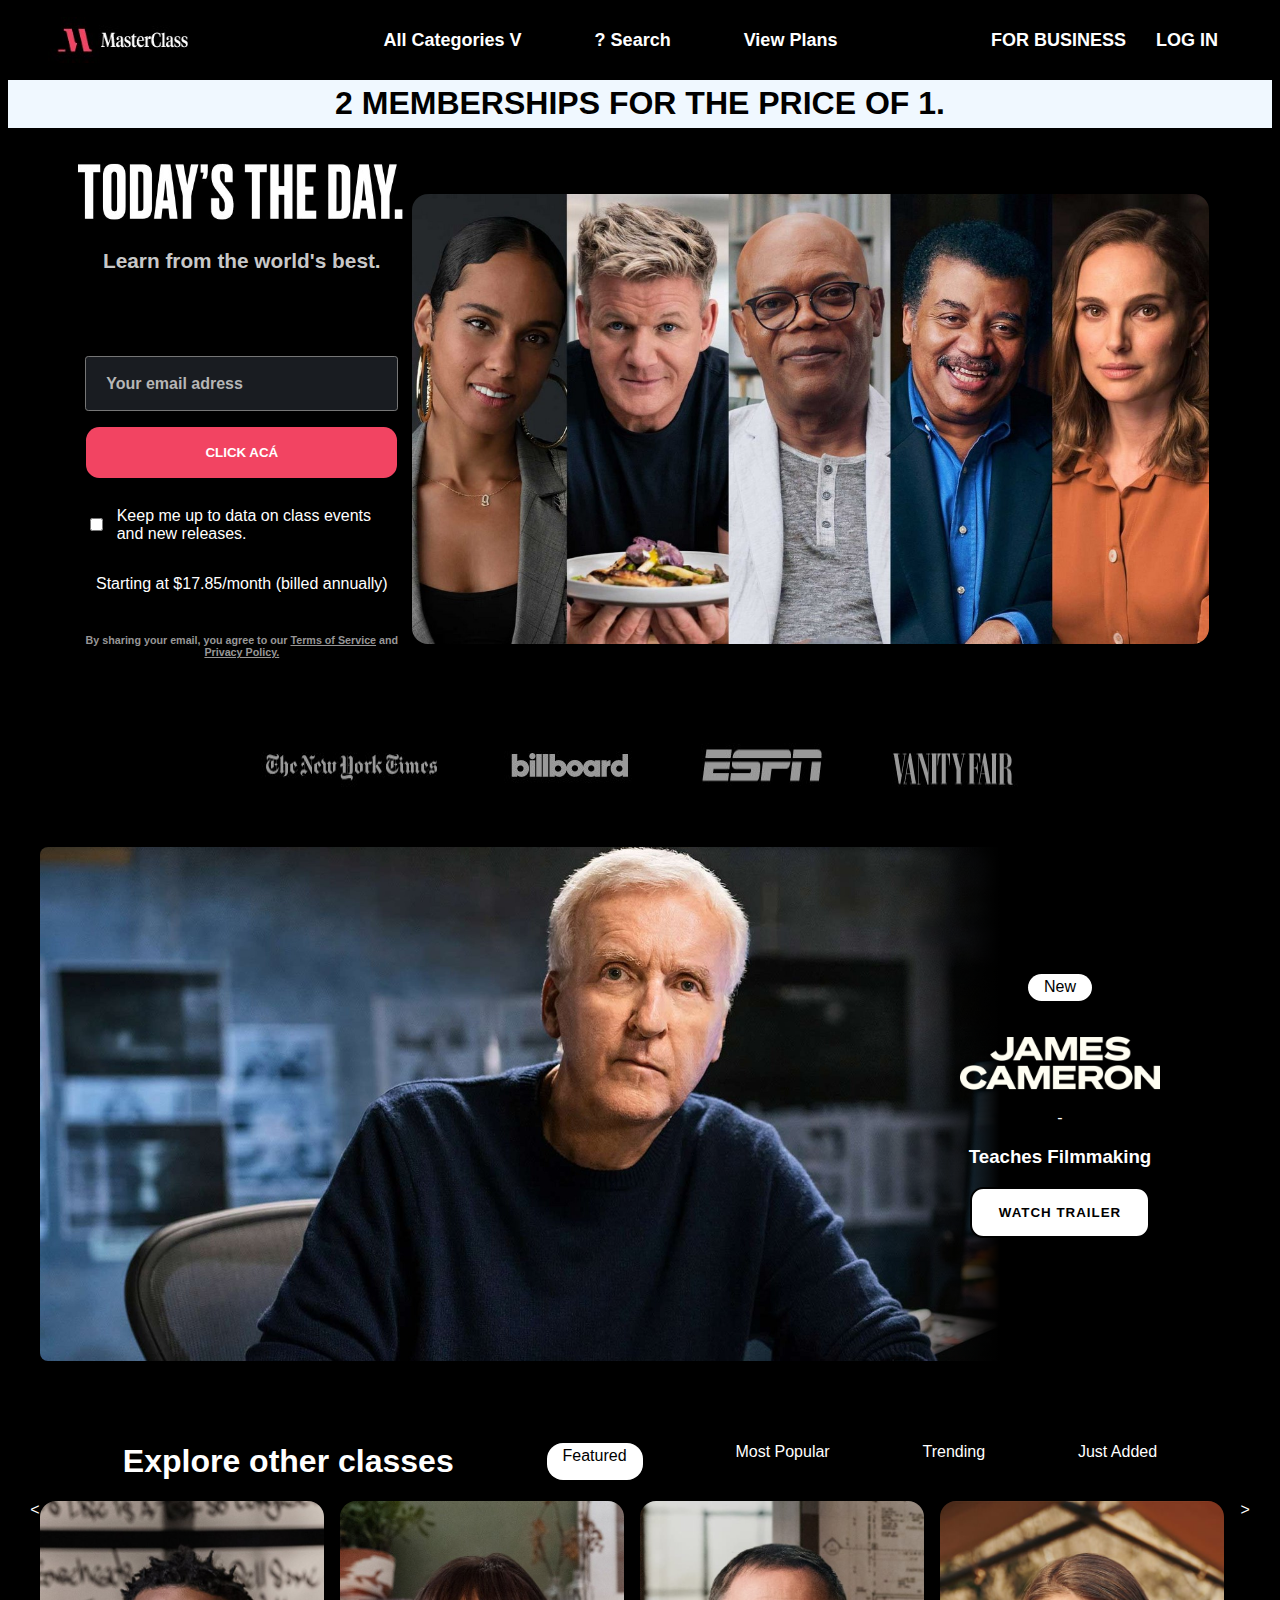
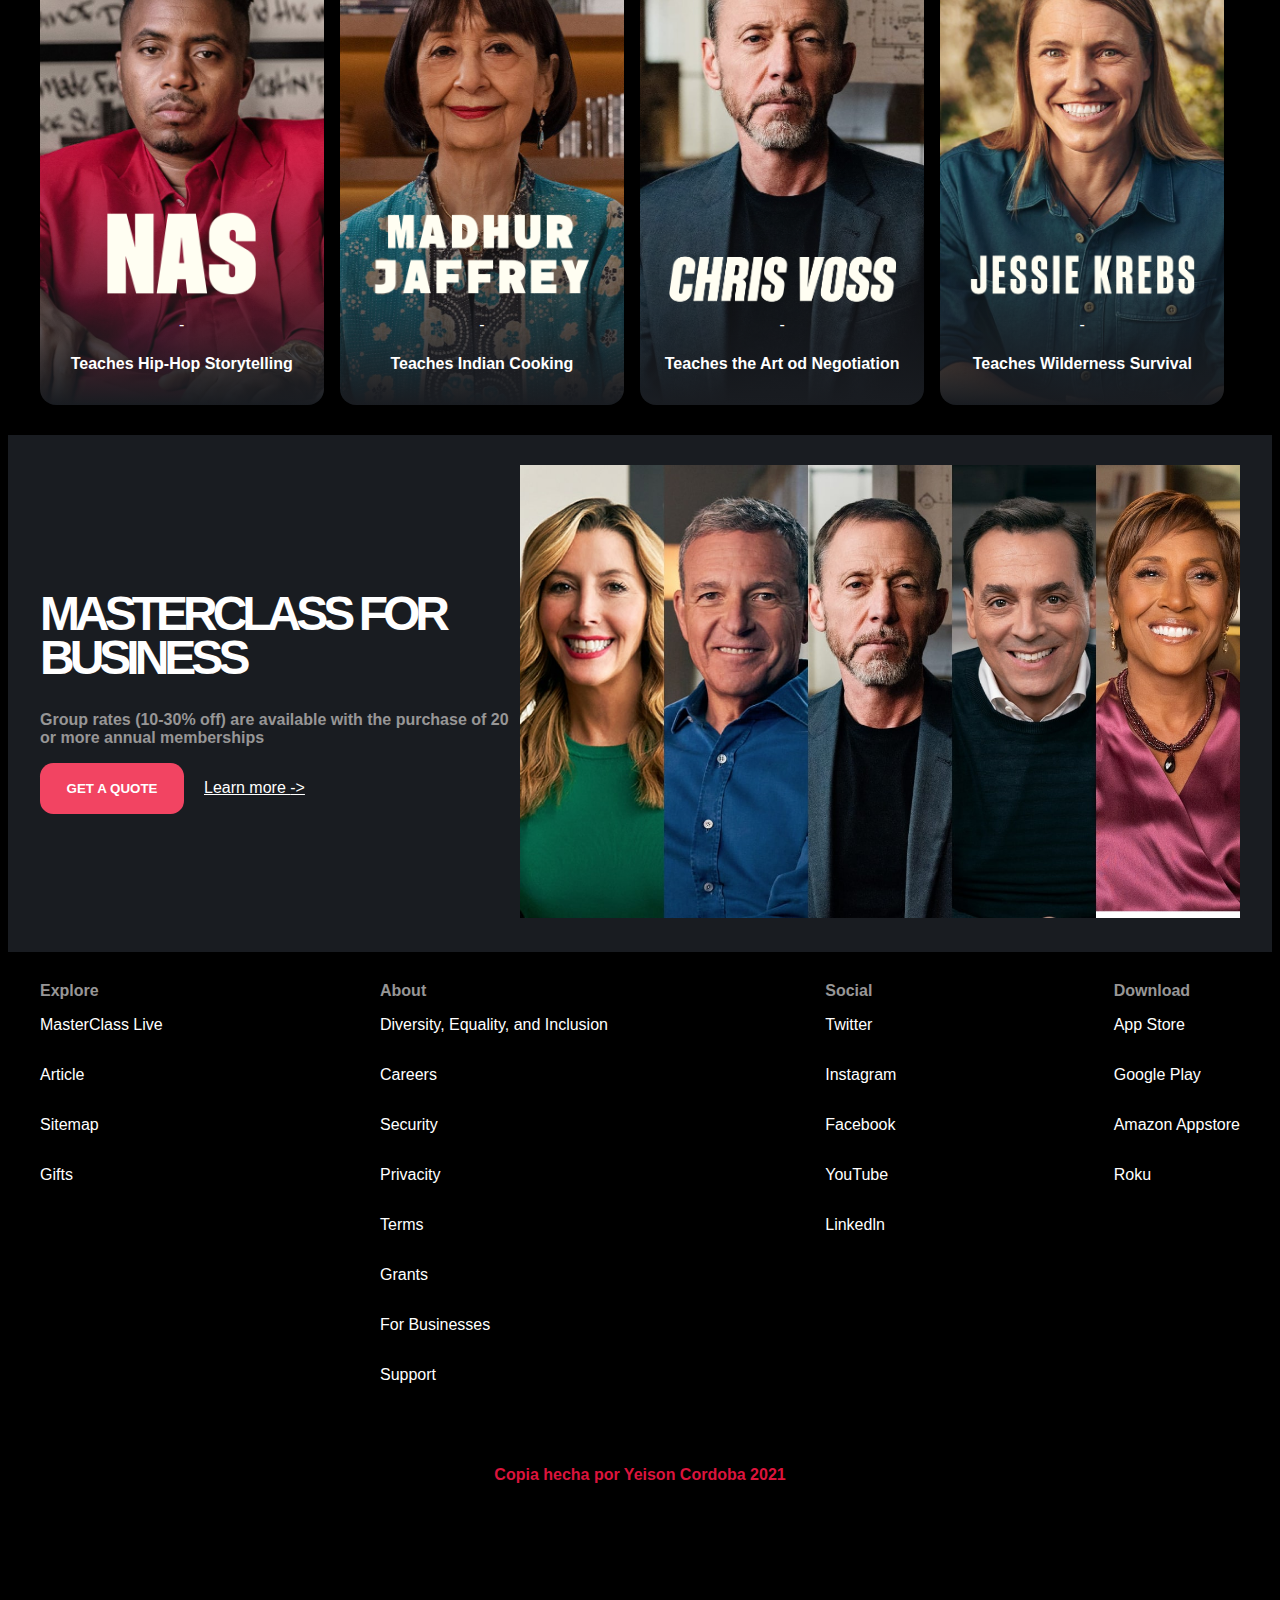
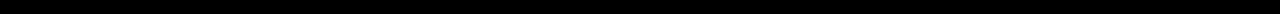
<file: index.html>
<!DOCTYPE html>
<html lang="en">
<head>
    <meta charset="UTF-8">
    <meta http-equiv="X-UA-Compatible" content="IE=edge">
    <meta name="viewport" content="width=device-width, initial-scale=1.0">
    <link rel="stylesheet" href="estilomasterclass.css">

    <title>Document</title>
</head>

<!--| --------------------------------------------------------- |-->

<body>
    <!--| --------------------------------------------------------- |-->
    <!--| ---------------------------------------- |-->
    <!--| ----------------------- |-->


    <header>


        <nav id="navegador">

            <div id="contenedor_nav">
            <!--| ----------------------------- |-->


                <div class="elementos_nav">

                    <!--| ----------------------- |-->
                    <img id="logo_masterclass" src="imagenes/logo.jpg" alt="">
                    <!--| ----------------------- |-->

                </div>

                <!--| ---------------------------------------- |-->

                <div class="elementos_nav" id="elemento_nav_principal">

                    <!--| ----------------------- |-->
                    <h1>
                        All Categories
                        <span> V </span>
                    </h1>

                    <!--| ----------------------- |-->

                    <h1>
                        <span>
                            ?
                        </span>
                        Search
                    </h1>

                    <!--| ----------------------- |-->

                    <h1>
                        View Plans
                    </h1>
                    <!--| ----------------------- |-->

                </div>

                <!--| ---------------------------------------- |-->

                <div class="elementos_nav" id="elemento_nav_iniciar_sesion">

                    <!--| ----------------------- |-->
                    <h1>
                        FOR BUSINESS
                    </h1>

                    <!--| ----------------------- |-->

                    <h1>
                        LOG IN
                    </h1>
                    <!--| ----------------------- |-->

                </div>


            <!--| ----------------------------- |-->
            </div>      

        </nav>


        <!--| ------------------------- PUBLICIDAD BANNER ------------------------- |-->


        <section  id="section_publicidad">
            <div id="publicidad">
                <h1>
                    2 MEMBERSHIPS FOR THE PRICE OF 1.
                </h1>
                <!--<span>boton</span>
                <span>X</span>-->
            </div>
        </section>


        <!--| ------------------------------ PORTADA ------------------------------ |-->


        <section id="contenedor_portada" class="espaciado">


            <div id="div_contenedor_portada">
            <!--| ----------------------- |-->


                <div id="registro_usuarios">


                    <!--| ----------------------- |-->
                    <div>
                        <img id="imagen_titulo" src="imagenes/Letras en imagenes/Titulo.jpg" alt="">
                    </div>

                    <!--| ----------------------- |-->

                    <div id="div_centrado_iniciar_sesion">


                        <!--| ----------------------- |-->   
                        <p id="subtitulo_2">
                            Learn from the world's best.
                        </p>

                        <!--| ----------------------- |-->

                        <input class="texto_iniciar_sesion" type="text" placeholder="Your email adress">

                        <!--| ----------------------- |-->

                        <button class="boton_iniciar_sesion" onclick="location.href='pagina2.html'">
                            <span>CLICK ACÁ</span>
                        </button>

                        <!--| ----------------------- |-->

                        <div id="privacidad_iniciar_sesion">


                            <!--| ----------------------- |-->
                            <div>
                                <input id="entrada" type="checkbox">
                            </div>

                            <!--| ----------------------- |-->

                            <div>
                                <p class="texto_uno_iniciar_sesion">
                                    Keep me up to data on class events and new releases.
                                </p>
                            </div>
                            <!--| ----------------------- |-->


                        </div>
                        
                        <!--| ----------------------- |-->

                        <p class="texto_uno_iniciar_sesion">
                            Starting at $17.85/month (billed annually)
                        </p>
                        <!--| ----------------------- |-->


                    </div>

                    <!--| ----------------------- |-->

                    <h6 class="texto_color_gris">
                        By sharing your email, you agree to our <span class="subrayado">Terms of Service</span> and <span class="subrayado">Privacy Policy.</span>
                    </h6>
                    <!--| ----------------------- |-->
    
    
                </div>

                <!--| ---------------------------------------- |-->

                <div id="portada">
                    <img src="imagenes/img inicio/portada.jpg" alt="">
                </div>


            <!--| ----------------------- |-->
            </div>


        </section>


    </header>


    <!--| -----------------MAIN----------------- |-->


    <main>


        <!--| ----------------------- MASCAS-PATROCINADORES ----------------------- |-->


        <section id="section" class="espaciado">

            <div id="marcas">

                <img src="imagenes/Letras en imagenes/NewYorkTimes.jpg" alt="The NewYorkTimes">
                <img src="imagenes/Letras en imagenes/billboard.jpg" alt="Billboard">
                <img src="imagenes/Letras en imagenes/espn.jpg" alt="ESPN">
                <img src="imagenes/Letras en imagenes/vanityfair.jpg" alt="VANTYFAIR">

            </div>

        </section>


        <!--| -------------------------- PERSONA DESTACADA -------------------------- |-->


        <section class="espaciado">


            <div id="div_persona_destacada">
            <!--| ----------------------- |-->


                <div id="persona_destacada_fondo">


                    <div class="persona_destacada_texto">

                        <!--| ----------------------- |-->
                        <p class="subtitulo">New</p>
                        <img id="letras_persona_destacada" src="imagenes/Letras en imagenes/James cameron.png" alt="">
                        <span>-</span>
                        <h3>Teaches Filmmaking</h3>
                        <button id="boton_ver_trailer">
                            <span>WATCH TRAILER</span>
                        </button>
                        <!--| ----------------------- |-->
    
                    </div>


                </div>


            <!--| ----------------------- |-->
            </div>

        </section>


        <!--| ------------------------------ OTRAS CLASES ------------------------------ |-->


        <section class="espaciado">


            <div id="div_contenedor_otras_clases">
            <!--| ----------------------- |-->

                
                <div class="div_contenedor_titulos_clases">

                    <h1>Explore other classes</h1>
                    <h4 class="subtitulo">Featured</h4>
                    <h4>Most Popular</h4>
                    <h4>Trending</h4>
                    <h4>Just Added</h4>

                </div>

                <!--| ---------------------------------------- |-->

                <div class="div_contenedor_clases">
                <!--| ----------------------- |-->


                    <span><</span>

                    <!--| ----------------------- |-->

                    <div id="clase_persona_1" class="clase_persona">

                        <img src="imagenes/Letras en imagenes/Nas.png" alt="">
                        <span>-</span>
                        <h4>Teaches Hip-Hop Storytelling</h4>

                    </div>

                    <!--| ----------------------- |-->

                    <div id="clase_persona_2" class="clase_persona">

                        <img src="imagenes/Letras en imagenes/Madhur.png" alt="">
                        <span>-</span>
                        <h4>Teaches Indian  Cooking</h4>

                    </div>

                    <!--| ----------------------- |-->

                    <div id="clase_persona_3" class="clase_persona">

                        <img src="imagenes/Letras en imagenes/chris.png" alt="">
                        <span>-</span>
                        <h4>Teaches the Art od Negotiation</h4>

                    </div>

                    <!--| ----------------------- |-->

                    <div id="clase_persona_4" class="clase_persona">

                        <img src="imagenes/Letras en imagenes/Jessie.png" alt="">
                        <span>-</span>
                        <h4>Teaches Wilderness Survival</h4>

                    </div>

                    <!--| ----------------------- |-->

                    <span>></span>


                <!--| ----------------------- |-->
                </div>


            <!--| ----------------------- |-->
            </div>
            

        </section>


        <!--| ----------------------------- ULTIMA SECCION ----------------------------- |-->


        <section class="espaciado" id="section_gris">


            <div id="div_ultimo_contenedor">
            <!--| ----------------------- |-->

                
                <div id="div_ultimo_contenedor_titulos">
                <!--| ----------------------- |-->

                    
                    <h1>
                        MASTERCLASS FOR BUSINESS
                    </h1>

                    <!--| ----------------------- |-->

                    <p class="texto_color_gris">
                        Group rates (10-30% off) are available with the purchase of 20 or more annual memberships
                    </p>

                    <!--| ---------------------------------------- |-->

                    <div id="ultimo_div_botones">

                        <button id="ultimo_boton">
                            <span>GET A QUOTE</span>
                        </button>
                        <p class="subrayado">
                            Learn more
                            <span>-></span>
                        </p>

                    </div>
                    

                <!--| ----------------------- |-->
                </div>

                <!--| ---------------------------------------- |-->

                <div id="div_ultimo_imagen">
                    <img src="imagenes/Imagen1.jpg" alt="">
                </div>
                

            <!--| ----------------------- |-->
            </div>


        </section>


        <!--| ------------------------------- FOOTER ------------------------------- |-->


        <footer class="espaciado">
            

            <div id="div_contenedor_footer">
            <!--| ----------------------- |-->


                <div class="footer_textos">

                    <!--| ----------------------- |-->
                    <span class="texto_color_gris">
                        Explore
                    </span>
                    <!--| ----------------------- |-->
                    <p>
                        MasterClass Live
                    </p>
                    <!--| ----------------------- |-->      
                    <p>
                        Article
                    </p>
                    <!--| ----------------------- |-->
                    <p>
                        Sitemap
                    </p>
                    <!--| ----------------------- |-->
                    <p>
                        Gifts
                    </p>
                    <!--| ----------------------- |-->     
    
                </div>
    
                <!--| ---------------------------------------- |-->
    
                <div class="footer_textos">
                <!--| ----------------------- |-->

                    <span class="texto_color_gris">
                        About
                    </span>
                    
                    <!--| ----------------------- |-->
                    <p>
                        Diversity, Equality, and Inclusion
                    </p>
                    <!--| ----------------------- |-->
                    <p>
                        Careers
                    </p>
                    <!--| ----------------------- |-->
                    <p>
                        Security
                    </p>
                    <!--| ----------------------- |-->
                    <p>
                        Privacity
                    </p>
                    <!--| ----------------------- |-->
                    <p>
                        Terms
                    </p>
                    <!--| ----------------------- |-->
                    <p>
                        Grants
                    </p>
                    <!--| ----------------------- |-->
                    <p>
                        For Businesses
                    </p>
                    <!--| ----------------------- |-->
                    <p>
                        Support
                    </p>
                        
                    
                <!--| ----------------------- |--> 
                </div>
    
                <!--| ---------------------------------------- |-->
    
                <div class="footer_textos">
                <!--| ----------------------- |-->
                    

                    <span class="texto_color_gris">
                        Social
                    </span>

                    <!--| ----------------------- |-->
                    <p>
                        Twitter
                    </p>
                    <!--| ----------------------- |-->
                    <p>
                        Instagram
                    </p>
                    <!--| ----------------------- |-->
                    <p>
                        Facebook
                    </p>
                    <!--| ----------------------- |-->
                    <p>
                        YouTube
                    </p>
                    <!--| ----------------------- |-->
                    <p>
                        Linkedln
                    </p>
                    

                <!--| ----------------------- |-->
                </div>
    
                <!--| ---------------------------------------- |-->
    
                <div class="footer_textos">
                <!--| ----------------------- |-->
                    
                    <span class="texto_color_gris">
                        Download
                    </span>

                    <!--| ----------------------- |-->
                    <p>
                        App Store
                    </p>
                    <!--| ----------------------- |-->
                    <p>
                        Google Play
                    </p>
                    <!--| ----------------------- |-->
                    <p>
                        Amazon Appstore
                    </p>
                    <!--| ----------------------- |-->
                    <p>
                        Roku
                    </p>
                    
                <!--| ----------------------- |-->
                </div>
    

            <!--| ----------------------- |-->
            </div>


            <p class="firma">Copia hecha por Yeison Cordoba 2021</p>
            

        </footer>


    </main>


</body>
</html>
</file>
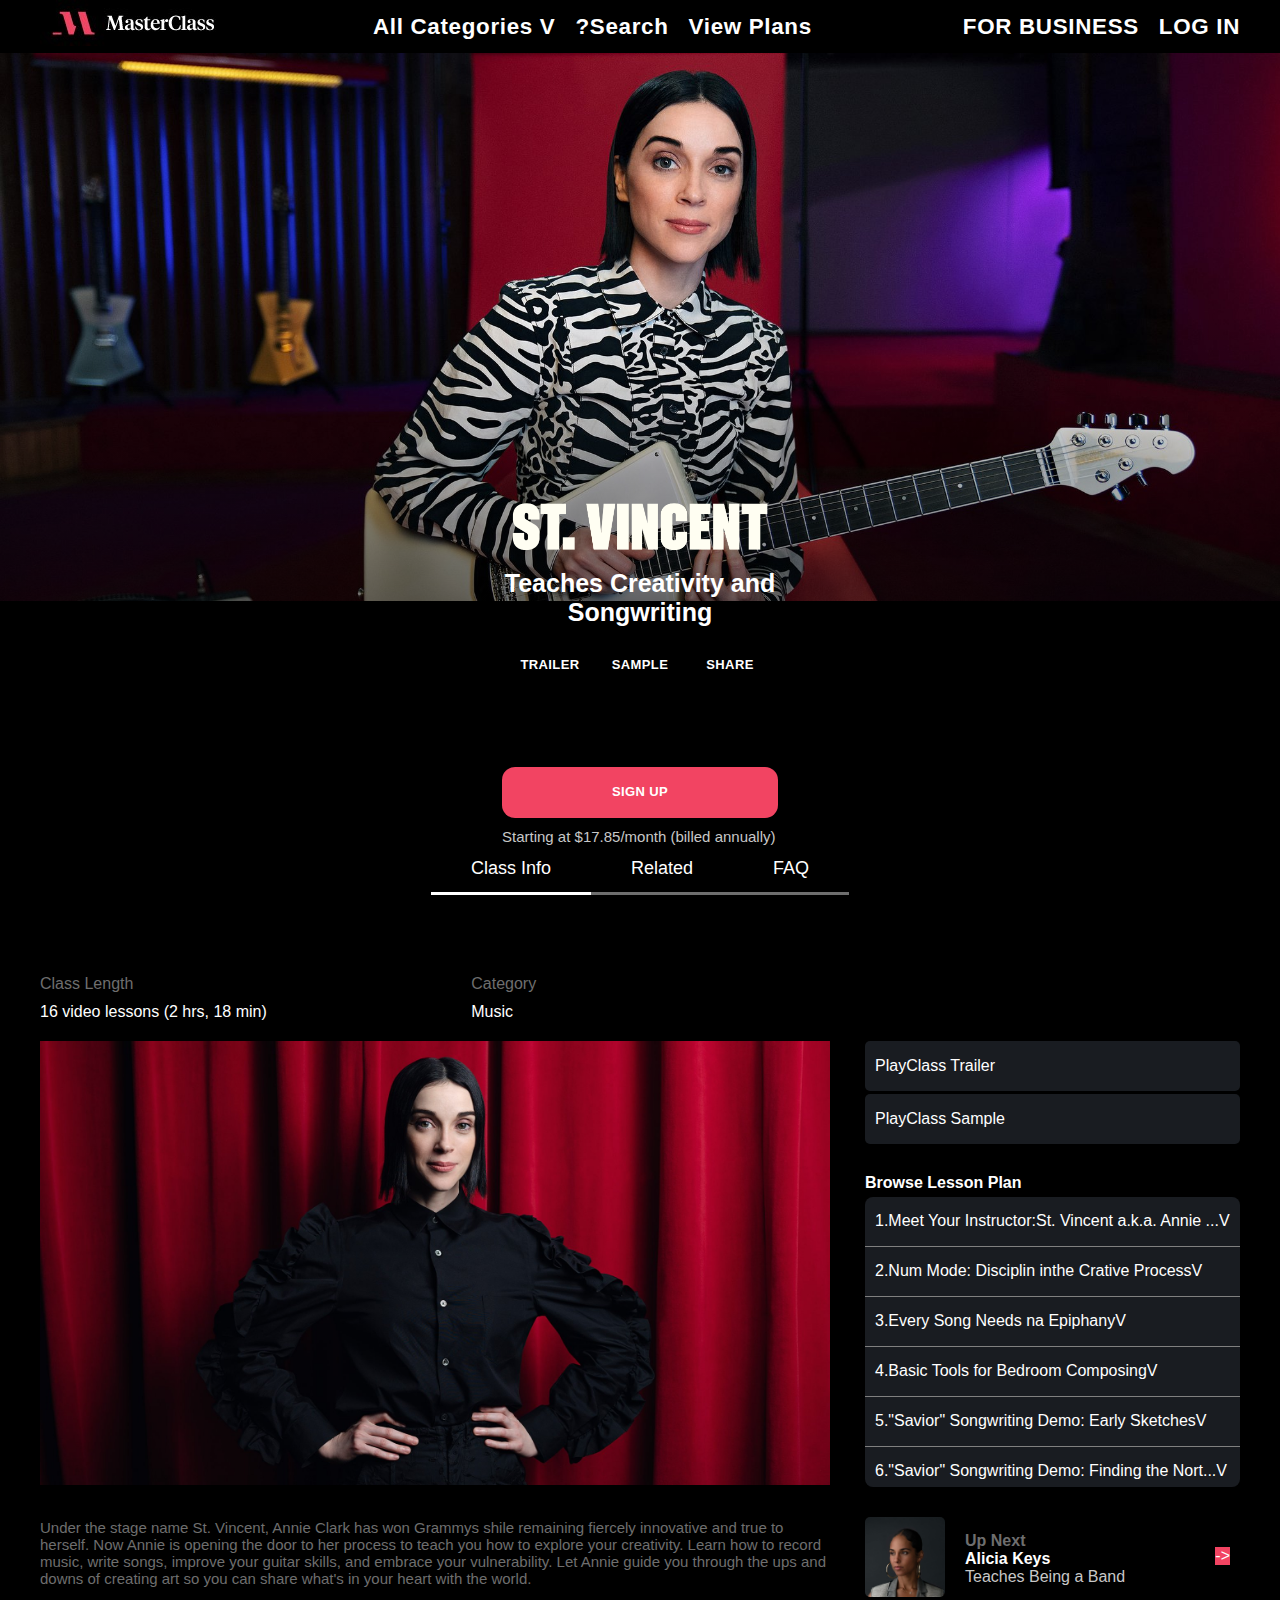
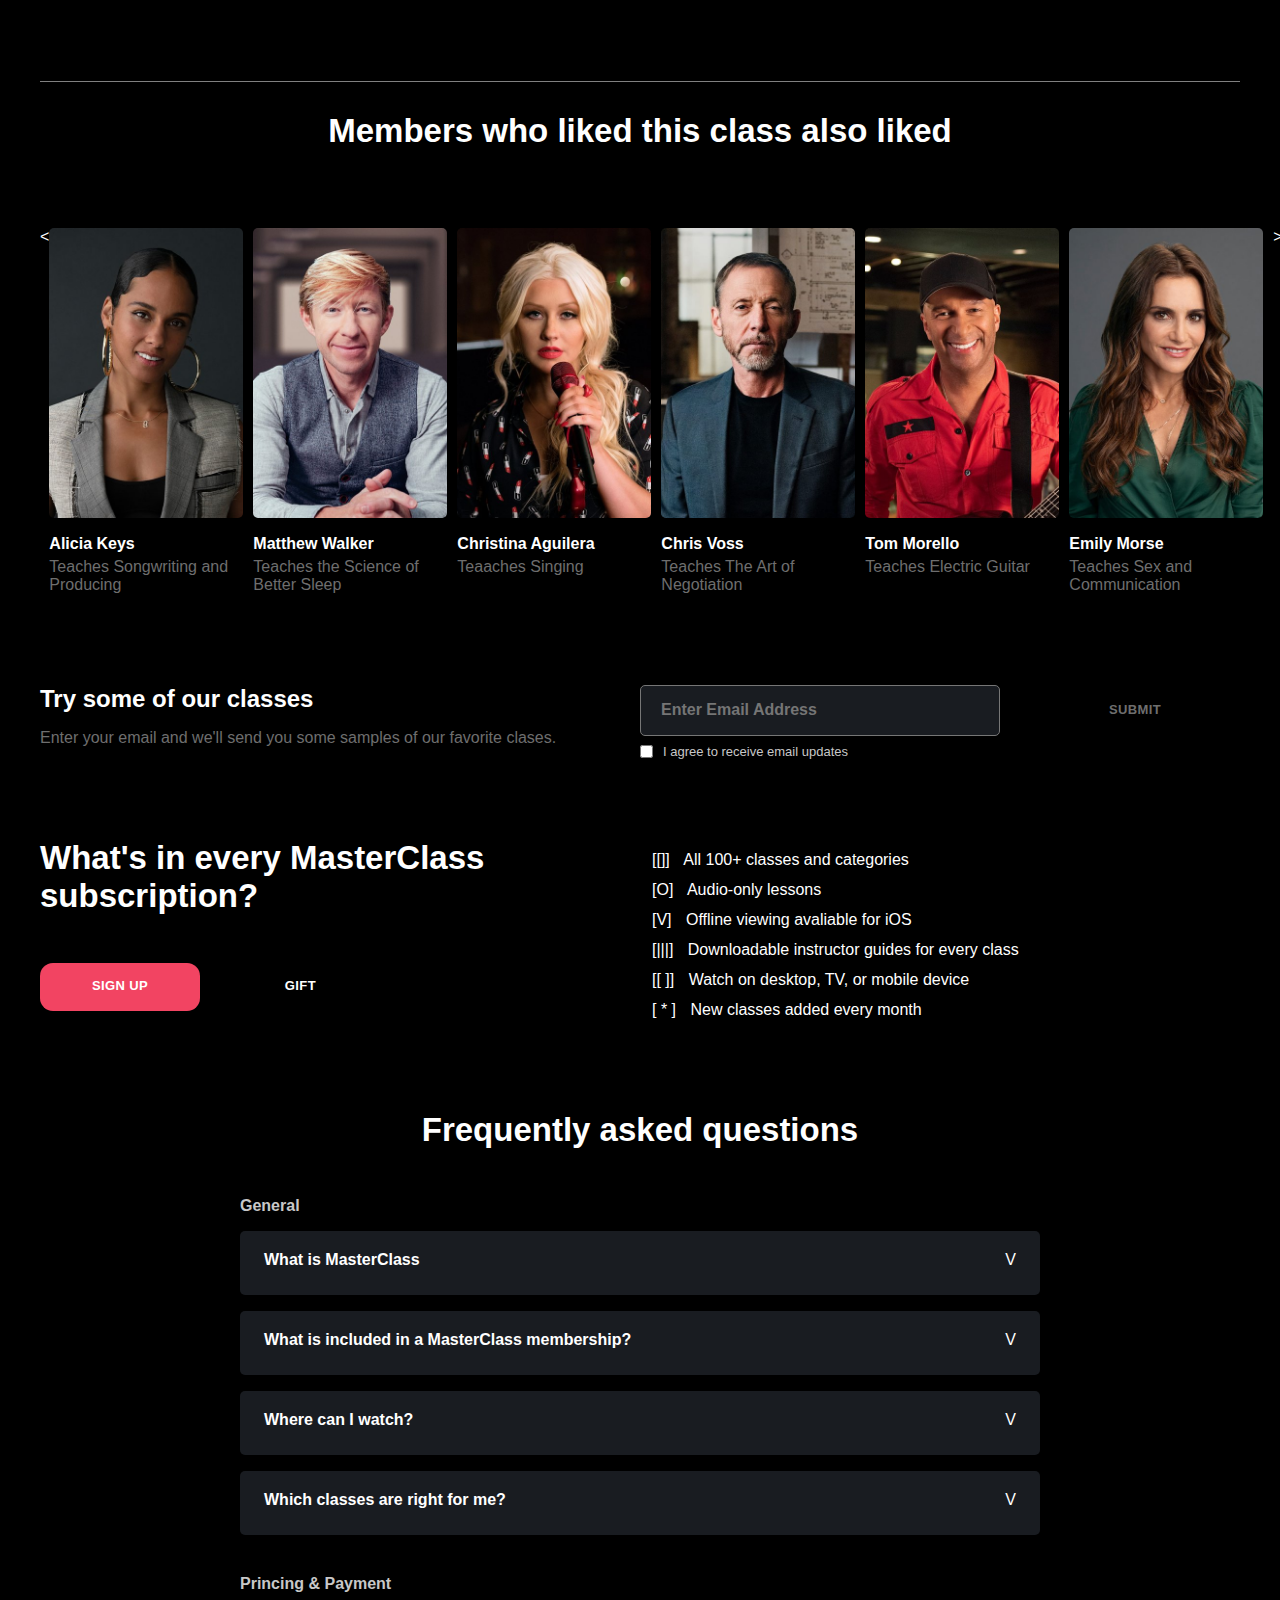
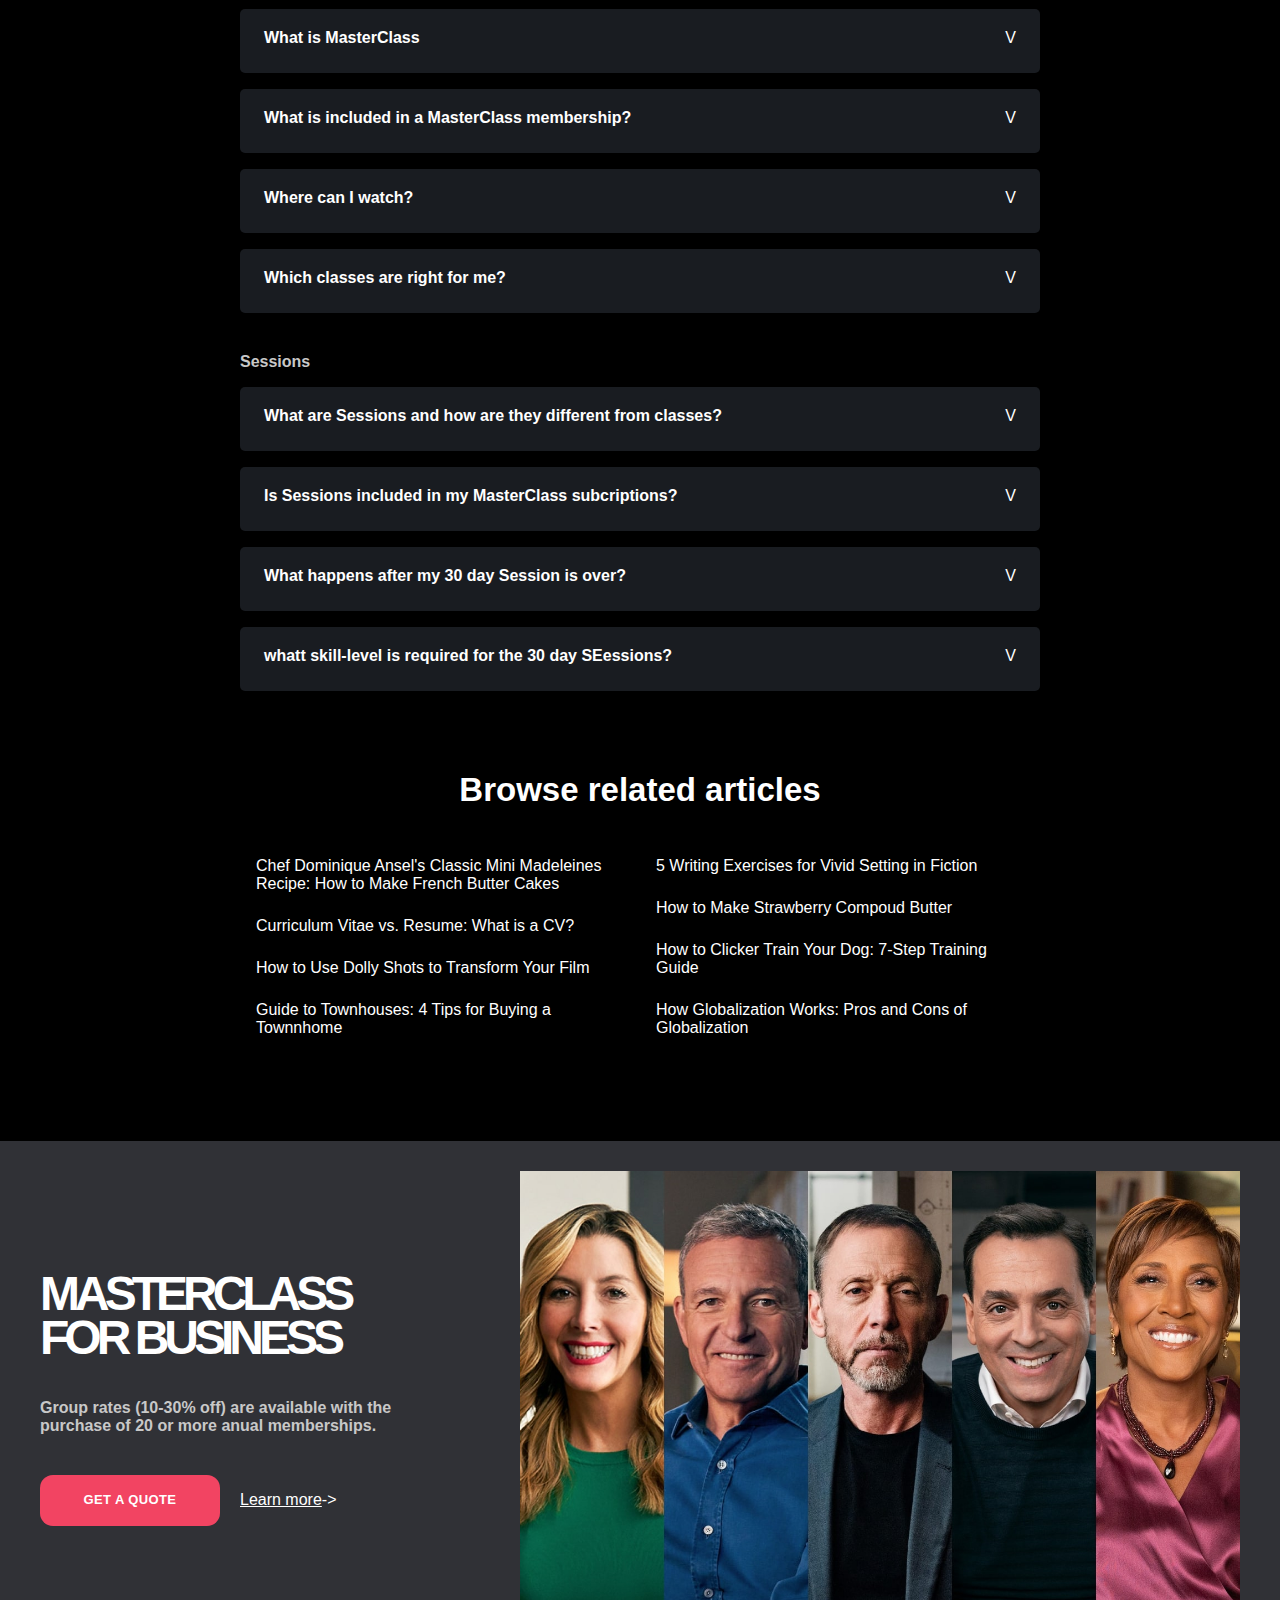
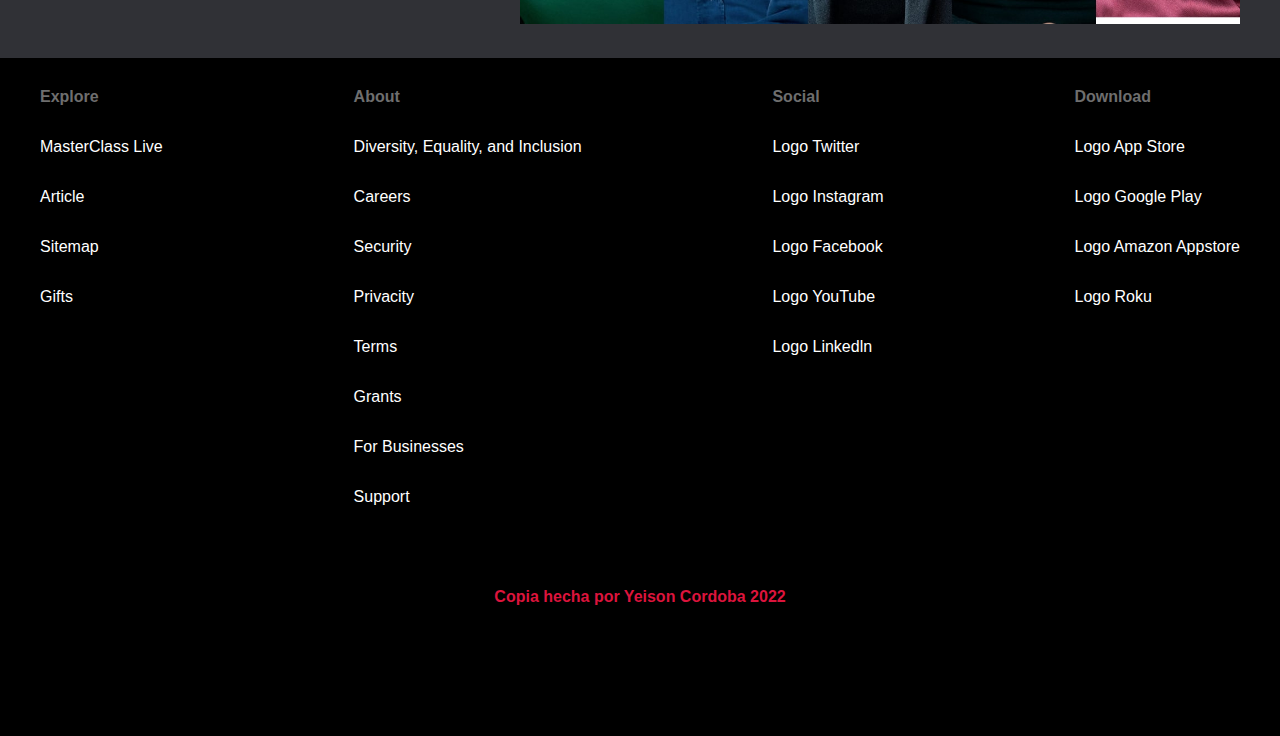
<file: pagina2.html>
<!DOCTYPE html>
<html lang="en">
<head>

    <meta charset="UTF-8">
    <meta http-equiv="X-UA-Compatible" content="IE=edge">
    <meta name="viewport" content="width=device-width, initial-scale=1.0">
    <link rel="stylesheet" href="estilopagina2.css">
    <title>MasterClass | St. Vincent Teaches Creativity and Songwriting</title>

</head>
    <!--| --------------------------------------------------------- |-->
    <!--| ---------------------------------------- |-->
    <!--| ----------------------- |-->
<body>
    

    <header>

        <nav>


            <div class="nav_contenedor">


                <div>
                    <img src="imagenes/logo.jpg" alt="logo masterclass">
                </div>

                <!--| ----------------------------------- |-->

                <div>


                    <p class="texto_blanco">All Categories <span>V</span></p>
                    <!--| ----------------------- |-->
                    <p class="texto_blanco"><span>?</span>Search</p>
                    <!--| ----------------------- |-->
                    <p class="texto_blanco">View Plans</p>


                </div>

                <!--| ----------------------------------- |-->

                <div>


                    <p class="texto_blanco">FOR BUSINESS</p>
                    <!--| ----------------------- |-->
                    <p class="texto_blanco">LOG IN</p>    


                </div>


            </div>

        </nav>


        <!--| ----------------------------------- |-->


        <div id="portada" class="contenedor-portada">


            <!--|La imagen va de fondo, los elementos están alineados en flex row end|-->
            <!--<img src="St Vincent/Imagenes/Portada St Vincent.jpg" alt="Foto St. Vincent">-->
            <!--| ----------------------- |-->
            <div class="portada_contenedor_titulos">


                <div>


                    <img 
                    src="St Vincent/Imagenes/Letras/Sr Vincent Letras.png" 
                    alt="Titulo St. Vincent">


                </div>

                <!--| ----------------------------------- |-->

                <div>
                    <!--| barra |-->
                </div>

                <!--| ----------------------------------- |-->

                <div>


                    <h1 class="texto_blanco">
                        Teaches Creativity and Songwriting
                    </h1>


                </div>


            </div>

            <!--| ----------------------------------- |-->

            <div class="portada_contenedor_botones">


                <div>


                    <div>
                        <!--| imagen trailer svg |-->
                    </div>
                    <!--| ----------------------------------- |-->
                    <div>
                        <p class="texto_blanco">
                            TRAILER
                        </p>
                    </div>


                </div>

                <!--| ----------------------------------- |-->

                <div>

    
                    <div>
                        <!--| imagen sample svg |-->
                    </div>
                    <!--| ----------------------------------- |-->
                    <div>
                        <p class="texto_blanco">
                            SAMPLE
                        </p>
                    </div>
    

                </div>

                <!--| ----------------------------------- |-->

                <div>

        
                    <div>
                        <!--| imagen share svg |-->
                    </div>

                    <!--| ----------------------------------- |-->

                    <div>
                        <p class="texto_blanco">
                            SHARE
                        </p>
                    </div> 
        

                </div>


            </div>

            <!--| ----------------------------------- |-->

            <div class="portada_contenedor_boton">


                <button class="boton_rojo">
                    <p class="texto_blanco">
                        SIGN UP
                    </p>
                </button>
                <!--| ----------------------------------- |-->
                <p class="texto_gris_claro">Starting at $17.85/month (billed annually)</p>


            </div>


        </div>

    </header>


    <!--| --------------------------------------------------------- |-->


    <main>



        <nav>

    
            <div class="main-nav_contenedor">


                <div>

                    <p>
                        Class Info
                    </p>
                    
                </div>          
                <!--| ----------------------- |-->
                <div>

                    <p>
                        Related
                    </p>

                </div>
                <!--| ----------------------- |-->
                <div>

                    <p>
                        FAQ
                    </p>

                </div>


            </div>


        </nav>


        <!--| --------------------------------------------------------- |-->


        <section class="section">


            <div class="clases_contenedor">


                <div>
                    

                    <div>
                        
                        <p class="texto_gris">
                            Class Length
                        </p>
                        <!--| ----------------------- |-->
                        <p class="texto_blanco">
                            16 video lessons (2 hrs, 18 min)
                        </p>
                    
                    </div>

                    <!--| ----------------------------------- |-->

                    <div>
                        
                        <p class="texto_gris">
                            Category
                        </p>
                        <!--| ----------------------- |-->
                        <p class="texto_blanco">
                            Music
                        </p>
                    
                    </div>


                </div>

                <!--| ----------------------------------- |-->

                <div>


                    <div>


                        <!--| video |-->
                        <img src="St Vincent/Imagenes/Portada video.jpg" alt="">
                        <!--| ----------------------- |-->
                        <p class="texto_gris">
                            Under the stage name St. Vincent, Annie Clark has won Grammys shile remaining fiercely innovative and true to herself. Now Annie is opening the door to her process to teach you how to explore your creativity. Learn how to record music, write songs, improve your guitar skills, and embrace your vulnerability. Let Annie guide you through the ups and downs of creating art so you can share what's in your heart with the world.
                        </p>


                    </div>

                    <!--| ----------------------------------- |-->

                    <div class="clases-contenedor_menu_derecha">


                        <div>


                            <div class="contenedor_redondeado_gris">
                                <p class="texto_blanco">
                                    <span>Play</span>Class Trailer
                                </p>
                            </div>

                            <!--| ----------------------- |-->

                            <div class="contenedor_redondeado_gris">
                                <p class="texto_blanco">
                                    <span>Play</span>Class Sample
                                </p>
                            </div>


                        </div>


                        <!--| ----------------------------------- |-->


                        <div>


                            <p class="texto_blanco">Browse Lesson Plan</p>
                            <!--| ----------------------- |-->
                            <div>


                                <div>
                                    <p class="texto_blanco">
                                        <span>1.</span>
                                        Meet Your Instructor:St. Vincent a.k.a. Annie ...
                                        <span>V</span>
                                    </p>
                                </div>
                                <!--| ----------------------- |-->
                                <div>
                                    <p class="texto_blanco">
                                        <span>2.</span>
                                        Num Mode: Disciplin inthe Crative Process
                                        <span>V</span>
                                    </p>
                                </div>
                                <!--| ----------------------- |-->
                                <div>
                                    <p class="texto_blanco">
                                        <span>3.</span>
                                        Every Song Needs na Epiphany
                                        <span>V</span>
                                    </p>
                                </div>
                                <!--| ----------------------- |-->
                                <div>
                                    <p class="texto_blanco">
                                        <span>4.</span>
                                        Basic Tools for Bedroom Composing
                                        <span>V</span>
                                    </p>
                                </div>
                                <!--| ----------------------- |-->
                                <div>
                                    <p class="texto_blanco">
                                        <span>5.</span>
                                        "Savior" Songwriting Demo: Early Sketches
                                        <span>V</span>
                                    </p>
                                </div>
                                <!--| ----------------------- |-->
                                <div>
                                    <p class="texto_blanco">
                                        <span>6.</span>
                                        "Savior" Songwriting Demo: Finding the Nort...
                                        <span>V</span>
                                    </p>
                                </div>
                                <!--| ----------------------- |-->
                                <div>
                                    <p class="texto_blanco">
                                        <span>7.</span>
                                        Meet Your Instructor:St. Vincent a.k.a. Annie ...
                                        <span>V</span>
                                    </p>
                                </div>
                                <!--| ----------------------- |-->
                                <div>
                                    <p class="texto_blanco">
                                        <span>8.</span>
                                        Meet Your Instructor:St. Vincent a.k.a. Annie ...
                                        <span>V</span>
                                    </p>
                                </div>
                                <!--| ----------------------- |-->
                                <div>
                                    <p class="texto_blanco">
                                        <span>9.</span>
                                        Meet Your Instructor:St. Vincent a.k.a. Annie ...
                                        <span>V</span>
                                    </p>
                                </div>



                            </div>

                            <!--| ----------------------- |-->

                            <div class="siguiente-clase">


                                <div>


                                    <img class="img_redondeada" src="St Vincent/Imagenes/Miniatura siguiente clase.jpg" alt="">


                                </div>

                                <!--| ----------------------------------- |-->

                                <div>


                                    <div>


                                        <p class="texto_gris">Up Next</p>
                                        <!--| ----------------------- |-->
                                        <p class="texto_blanco"><span>Alicia Keys</span></p>
                                        <!--| ----------------------- |-->
                                        <p class="texto_gris_claro">Teaches Being a Band</p>


                                    </div>
                                    

                                </div>

                                <!--| ----------------------- |-->

                                <div>


                                    <span>-></span>


                                </div>

                                
                            </div>


                        </div>


                    </div>


                </div>


            </div>


        </section>


        <!--| --------------------------------------------------------- |-->


        <section class="section">


            <div class="otras-clases_contenedor">


                <div>


                    <h2 class="subtitulo">
                        Members who liked this class also liked
                    </h2>


                </div>

                <!--| ----------------------------------- |-->

                <div>


                    <span> < </span>

                    <!--| ----------------------------------- |-->

                    <div class="otras_clases">


                        <img src="imagenes/perfil1.jpg" alt="" class="img_redondeada">
                        <!--| ----------------------- |-->
                        <p class="texto_blanco">
                            Alicia Keys
                        </p>
                        <!--| ----------------------- |-->
                        <p class="texto_gris">
                            Teaches Songwriting and Producing
                        </p>
                    

                    </div>
                    <!--| ----------------------- |-->
                    <div class="otras_clases">


                        <img src="imagenes/perfil2.jpg" alt="" class="img_redondeada">
                        <!--| ----------------------- |-->
                        <p class="texto_blanco">
                            Matthew Walker
                        </p>
                        <!--| ----------------------- |-->
                        <p class="texto_gris">
                            Teaches the Science of Better Sleep
                        </p>
                    

                    </div>
                    <!--| ----------------------- |-->
                    <div class="otras_clases">


                        <img src="imagenes/perfil3.jpg" alt="" class="img_redondeada">
                        <!--| ----------------------- |-->
                        <p class="texto_blanco">
                            Christina Aguilera
                        </p>
                        <!--| ----------------------- |-->
                        <p class="texto_gris">
                            Teaaches Singing
                        </p>
                    

                    </div>
                    <!--| ----------------------- |-->
                    <div class="otras_clases">


                        <img src="imagenes/perfil4.jpg" alt="" class="img_redondeada">
                        <!--| ----------------------- |-->
                        <p class="texto_blanco">
                            Chris Voss
                        </p>
                        <!--| ----------------------- |-->
                        <p class="texto_gris">
                            Teaches The Art of Negotiation
                        </p>
                    

                    </div>
                    <!--| ----------------------- |-->
                    <div class="otras_clases">


                        <img src="imagenes/perfil5.jpg" alt="" class="img_redondeada">
                        <!--| ----------------------- |-->
                        <p class="texto_blanco">
                            Tom Morello
                        </p>
                        <!--| ----------------------- |-->
                        <p class="texto_gris">
                            Teaches Electric Guitar
                        </p>
                    

                    </div>
                    <!--| ----------------------- |-->
                    <div class="otras_clases">


                        <img src="imagenes/perfil6.jpg" alt="" class="img_redondeada">
                        <!--| ----------------------- |-->
                        <p class="texto_blanco">
                            Emily Morse
                        </p>
                        <!--| ----------------------- |-->
                        <p class="texto_gris">
                            Teaches Sex and Communication
                        </p>
                    

                    </div>

                    <!--| ----------------------------------- |-->

                    <span> > </span>


                </div>


            </div>

            
        </section>


        <!--| --------------------------------------------------------- |-->


        <section class="section">


            <div class="registro-email_contenedor">


                <div>


                    <h3 class="texto_blanco">
                        Try some of our classes
                    </h3>
                    <!--| ----------------------- |-->
                    <p class="texto_gris">
                        Enter your email and we'll send you some samples of our favorite clases.
                    </p>


                </div>

                <!--| ----------------------- |-->

                <div>


                    <input 
                        type="text" 
                        class="entrada_de_texto" 
                        placeholder="Enter Email Address">

                    <!--| ----------------------- |-->
                    <button class="boton_negro">


                        <p class="texto_gris">
                            SUBMIT
                        </p>


                    </button>
                    <!--| ----------------------- |-->
                    <div>


                        <input type="checkbox">
                        <!--| ----------------------- |-->
                        <p class="texto_gris_claro">
                            I agree to receive email updates
                        </p>


                    </div>


                </div>


            </div>


        </section>


        <!--| --------------------------------------------------------- |-->


        <section class="section">


            <div class="suscripcion_contenedor">


                <div>


                    <h2 class="subtitulo">
                        What's in every MasterClass subscription?
                    </h2>

                    <!--| ----------------------- |-->

                    <div class="suscripcion_contenedor_botones">


                        <button class="boton_rojo">


                            <p class="texto_blanco">
                                SIGN UP
                            </p>


                        </button>
                        <!--| ----------------------- |-->
                        <button class="boton_negro">


                            <p class="texto_blanco">
                                GIFT
                            </p>


                        </button>


                    </div>


                </div>

                <!--| ----------------------- |-->

                <div>


                    <ul class="suscripcion_ul_multimedia">


                        <li>
                            
                            <p class="texto_blanco">
                                <span>[[]]</span>
                                All 100+ classes and categories
                            </p>
                        </li>
                        <!--| ----------------------- |-->
                        <li>
                            
                            <p class="texto_blanco">
                                <span>[O]</span>
                                Audio-only lessons
                            </p>
                        </li>
                        <!--| ----------------------- |-->
                        <li>
                            
                            <p class="texto_blanco">
                                <span>[V]</span>
                                Offline viewing avaliable for iOS
                            </p>
                        </li>
                        <!--| ----------------------- |-->
                        <li>
                            
                            <p class="texto_blanco">
                                <span>[|||]</span>
                                Downloadable instructor guides for every class
                            </p>
                        </li>
                        <!--| ----------------------- |-->
                        <li>
                            
                            <p class="texto_blanco">
                                <span>[[ ]]</span>
                                Watch on desktop, TV, or mobile device
                            </p>
                        </li>
                        <!--| ----------------------- |-->
                        <li>
                            
                            <p class="texto_blanco">
                                <span>[ * ]</span>
                                New classes added every month
                            </p>
                        </li>


                    </ul>


                </div>


            </div>


        </section>


        <!--| --------------------------------------------------------- |-->


        <section class="section">


            <div class="preguntas-frecuentes_contenedor">


                <h2 class="subtitulo">
                Frequently asked questions
                </h2>
                <!--| ----------------------------------- |-->
                <div class="preguntas-frecuentes_contenedor_secundario">


                    <p class="texto_gris_claro">
                        General
                    </p>

                    <!--| ----------------------- |-->

                    <div>


                        <div class="contenedor_redondeado_gris">


                            <p class="texto_blanco">
                                What is MasterClass
                            </p>
                            <!--| ----------------------- |-->
                            <span>V</span>


                        </div>
                        <!--| ----------------------------------- |-->
                        <div class="contenedor_redondeado_gris">


                            <p class="texto_blanco">
                                What is included in a MasterClass membership?
                            </p>
                            <!--| ----------------------- |-->
                            <span>V</span>


                        </div>
                        <!--| ----------------------------------- |-->
                        <div class="contenedor_redondeado_gris">


                            <p class="texto_blanco">
                                Where can I watch?
                            </p>
                            <!--| ----------------------- |-->
                            <span>V</span>


                        </div>
                        <!--| ----------------------------------- |-->
                        <div class="contenedor_redondeado_gris">


                            <p class="texto_blanco">
                                Which classes are right for me?
                            </p>
                            <!--| ----------------------- |-->
                            <span>V</span>


                        </div>


                    </div>

                    <!--| ----------------------------------- |-->

                    <p class="texto_gris_claro">
                        Princing & Payment
                    </p>

                    <!--| ----------------------- |-->

                    <div>

                        <div class="contenedor_redondeado_gris">


                            <p class="texto_blanco">
                                What is MasterClass
                            </p>
                            <!--| ----------------------- |-->
                            <span>V</span>


                        </div>
                        <!--| ----------------------------------- |-->
                        <div class="contenedor_redondeado_gris">


                            <p class="texto_blanco">
                                What is included in a MasterClass membership?
                            </p>
                            <!--| ----------------------- |-->
                            <span>V</span>


                        </div>
                        <!--| ----------------------------------- |-->
                        <div class="contenedor_redondeado_gris">


                            <p class="texto_blanco">
                                Where can I watch?
                            </p>
                            <!--| ----------------------- |-->
                            <span>V</span>


                        </div>
                        <!--| ----------------------------------- |-->
                        <div class="contenedor_redondeado_gris">


                            <p class="texto_blanco">
                                Which classes are right for me?
                            </p>
                            <!--| ----------------------- |-->
                            <span>V</span>


                        </div>


                    </div>

                    <!--| ----------------------------------- |-->

                    <p class="texto_gris_claro">
                        Sessions
                    </p>

                    <!--| ----------------------- |-->

                    <div>

                        <div class="contenedor_redondeado_gris">


                            <p class="texto_blanco">
                                What are Sessions and how are they different from classes?
                            </p>
                            <!--| ----------------------- |-->
                            <span>V</span>


                        </div>
                        <!--| ----------------------------------- |-->
                        <div class="contenedor_redondeado_gris">


                            <p class="texto_blanco">
                                Is Sessions included in my MasterClass subcriptions?
                            </p>
                            <!--| ----------------------- |-->
                            <span>V</span>


                        </div>
                        <!--| ----------------------------------- |-->
                        <div class="contenedor_redondeado_gris">


                            <p class="texto_blanco">
                                What happens after my 30 day Session  is over?
                            </p>
                            <!--| ----------------------- |-->
                            <span>V</span>


                        </div>
                        <!--| ----------------------------------- |-->
                        <div class="contenedor_redondeado_gris">


                            <p class="texto_blanco">
                                whatt skill-level is required for the 30 day SEessions?
                            </p>
                            <!--| ----------------------- |-->
                            <span>V</span>


                        </div>


                    </div>


                </div>


            </div>


        </section>


        <!--| --------------------------------------------------------- |-->


        <section class="section">


            <div class="relacionados_contenedor">


                <h2 class="subtitulo">
                    Browse related articles
                </h2>

                <!--| ----------------------------------- |-->


                <div class="relacionados_contenedor_enlaces">


                    <div>


                        <a href="#"> 
                            Chef Dominique Ansel's Classic Mini Madeleines Recipe: How to Make French Butter Cakes
                        </a>
                        <!--| ----------------------- |-->
                        <a href="#"> 
                            Curriculum Vitae vs. Resume: What is a CV?
                        </a>
                        <!--| ----------------------- |-->
                        <a href="#"> 
                            How to Use Dolly Shots to Transform Your Film
                        </a>
                        <!--| ----------------------- |-->
                        <a href="#"> 
                            Guide to Townhouses: 4 Tips for Buying a Townnhome
                        </a>


                    </div>

                    <!--| ----------------------------------- |-->

                    <div>


                        <a href="#"> 
                            5 Writing Exercises for Vivid Setting in Fiction
                        </a>
                        <!--| ----------------------- |-->
                        <a href="#"> 
                            How to Make Strawberry Compoud Butter
                        </a>
                        <!--| ----------------------- |-->
                        <a href="#"> 
                            How to Clicker Train Your Dog: 7-Step Training Guide
                        </a>
                        <!--| ----------------------- |-->
                        <a href="#"> 
                            How Globalization Works: Pros and Cons of Globalization
                        </a>


                    </div>

                    

                </div>



            </div>


        </section>


        <!--| --------------------------------------------------------- |-->


        <section class="section">

            <div class="contenedor-unirse-ultimo">


                <div class="unirse_contenedor">


                    <div>


                        <p class="texto_blanco">
                            MASTERCLASS FOR BUSINESS
                        </p>
                        <!--| ----------------------- |-->
                        <p class="texto_gris_claro">
                            Group rates (10-30% off) are available with the purchase of 20 or more anual memberships.
                        </p>

                        <!--| ----------------------- |-->

                        <div>


                            <button class="boton_rojo">
                                GET A QUOTE
                            </button>
                            <!--| ----------------------- |-->
                            <div>


                                <a href="">Learn more</a>
                                <!--| ----------------------- |-->
                                <span>
                                    ->
                                </span>


                            </div>


                        </div>


                    </div>

                    <!--| ----------------------- |-->

                    <div>
                        <img src="imagenes/Imagen1.jpg" alt="">
                    </div>


                </div>
            </div>

        </section>


        <!--| --------------------------------------------------------- |-->


        <footer>


            <div id="footer_contenedor">
    
    
                <div class="footer_textos">


                    <span class="texto_gris">
                        Explore
                    </span>
                    <!--| ----------------------- |-->
                    <p class="texto_blanco">
                        MasterClass Live
                    </p>
                    <!--| ----------------------- |-->      
                    <p class="texto_blanco">
                        Article
                    </p class="texto_blanco">
                    <!--| ----------------------- |-->
                    <p class="texto_blanco">
                        Sitemap
                    </p class="texto_blanco">
                    <!--| ----------------------- |-->
                    <p class="texto_blanco">
                        Gifts
                    </p>

    
                </div>
    
                <!--| ---------------------------------------- |-->
    
                <div class="footer_textos">


                    <span class="texto_gris">
                        About
                    </span>
                    
                    <!--| ----------------------- |-->
                    <p class="texto_blanco">
                        Diversity, Equality, and Inclusion
                    </p>
                    <!--| ----------------------- |-->
                    <p class="texto_blanco">
                        Careers
                    </p>
                    <!--| ----------------------- |-->
                    <p class="texto_blanco">
                        Security
                    </p>
                    <!--| ----------------------- |-->
                    <p class="texto_blanco">
                        Privacity
                    </p>
                    <!--| ----------------------- |-->
                    <p class="texto_blanco">
                        Terms
                    </p>
                    <!--| ----------------------- |-->
                    <p class="texto_blanco">
                        Grants
                    </p>
                    <!--| ----------------------- |-->
                    <p class="texto_blanco">
                        For Businesses
                    </p>
                    <!--| ----------------------- |-->
                    <p class="texto_blanco">
                        Support
                    </p>
                        
                    
                </div>
    
                <!--| ---------------------------------------- |-->
    
                <div class="footer_textos">
                    

                    <span class="texto_gris">
                        Social
                    </span>

                    <!--| ----------------------- |-->
                    <p class="texto_blanco">
                        <span>Logo</span>
                        Twitter
                    </p>
                    <!--| ----------------------- |-->
                    <p class="texto_blanco">
                        <span>Logo</span>
                        Instagram
                    </p>
                    <!--| ----------------------- |-->
                    <p class="texto_blanco">
                        <span>Logo</span>
                        Facebook
                    </p>
                    <!--| ----------------------- |-->
                    <p class="texto_blanco">
                        <span>Logo</span>
                        YouTube
                    </p>
                    <!--| ----------------------- |-->
                    <p class="texto_blanco">
                        <span>Logo</span>
                        Linkedln
                    </p>
                    

                </div>
    
                <!--| ---------------------------------------- |-->
    
                <div class="footer_textos">

                    
                    <span class="texto_gris">
                        Download
                    </span>

                    <!--| ----------------------- |-->
                    <p>
                        Logo App Store
                    </p>
                    <!--| ----------------------- |-->
                    <p>
                        Logo Google Play
                    </p>
                    <!--| ----------------------- |-->
                    <p>
                        Logo Amazon Appstore
                    </p>
                    <!--| ----------------------- |-->
                    <p>
                        Logo Roku
                    </p>
                    

                </div>
        
    
            </div>

            <p class="firma">Copia hecha por Yeison Cordoba 2022</p>


        </footer>


    </main>


</body>
</html>
</file>
<file: estilomasterclass.css>
*{
    font-family: "Sohne", "Helvetica", "Arial", sans-serif;
}
*::selection{
    background-color: rgba(255, 255, 255, 0.507);
}
html, body{
    height: 100%;
}
body{
    background-color: rgb(0, 0, 0);
    color:#ffffff
}



/*-------------------------|NAVEGADOR|-------------------------*/
#navegador{
    position:fixed;
    background-color: black;
    width: 100%;
    height: 80px;
    display: flex;
    margin-top: -8px;
}

#contenedor_nav{
    display: flex;
    flex-direction: row;
    justify-content: space-between;
    width: 1200px;
    margin: auto;
    font-size: 9px;
}

#elemento_nav_principal{
    justify-content: space-evenly;
    display: flex;
    flex-direction: row;
    width:50%;
}

.elementos_nav{
    display: flex;
    flex-direction: row;
    justify-content: space-evenly;
}

#publicidad{
    display: flex;
    flex-direction: row;
}

#logo_masterclass{
    width: 80%;
    margin-right: auto;
}

#elemento_nav_iniciar_sesion{
    display: flex;
    flex-direction: row;
    justify-content: space-evenly;
}

#elemento_nav_iniciar_sesion h1{
    margin-right: 30px;
}

/*-------------------------||-------------------------*/



/*-------------------------|PUBLICIDAD|-------------------------*/
#section_publicidad{
    background-color: aliceblue;
    height: 50px;
    align-items: center;
    justify-content: center;
    padding-top: 70px;
}

#publicidad{
    display: flex;
    flex-direction: row;

    color: black;
    width: 1200px;
    margin: auto;
    align-items: center;
    justify-content: center;
    height: 100%;
}


/*-------------------------||-------------------------*/



/*-----------------|REGISTRO USUARIOS|-----------------*/
#contenedor_portada{
    width: 100%;
}

#div_contenedor_portada{
    width: 90%;
    display: flex;
	flex-direction: row;
	flex-wrap: wrap;
	text-align: center;
	margin: auto;
	justify-content: space-evenly;
    align-items: center;
}

#div_centrado_iniciar_sesion{
    display: flex;
    flex-direction: column;
    align-items: center;
    width: 311px;
}

#registro_usuarios{
    width: 30%;
    display:flex;
    flex-direction: column;
    
    align-items: center;
    /*background-color: antiquewhite;*/
}

#portada{
    width: 70%;
    /*background-color: aquamarine;*/
}

#portada img{
    border-radius: 1em;
    width: 100%;
}

#imagen_titulo{
    width: 100%;
}

.texto_iniciar_sesion{
    color: rgb(255, 255, 255);
    border-radius: 0.2em;
    width: 93%;
    height: 51px;
    border-style: none;
    background-color: #191c21;
    font-size: medium;
    margin-bottom: 1em; 
    border-style: solid;
    border-width: 0.1px;
    font-weight: 550;
    padding-left: 20px;

}

.texto_iniciar_sesion::placeholder{
    color: rgb(182, 182, 182);
}

.boton_iniciar_sesion{
    background-color: #f24462;
    color: white;
    border-radius:  1em;
    width: 100%;
    height: 51px;
    margin-bottom: 1em;
    border-style: none;
    font-weight: 600;
    font-family: "Sohne", "Helvetica", "Arial", sans-serif;
    transition: transform 0.2s;
}
.boton_iniciar_sesion:hover{
    background-color: white;
    color: black;
    cursor: pointer;
    transform: scale(1.1);
  }

.texto_uno_iniciar_sesion{
    justify-content: left;
    text-align: left;
}

#privacidad_iniciar_sesion{
    display: flex;
    flex-direction: row;
    align-items: center;
    width: 100%;
}

#entrada{
    background-color: #191c21;
    margin-right: 1em;
    background: #191c21;
}

#subtitulo_2{
    margin-bottom: 4em;
    font-size: 1.3em;
    font-weight: 600;
    color: rgb(200, 200, 200);

}

/*-------------------------||-------------------------*/



/*-------------------------|MARCAS|-------------------------*/
#marcas{
    width: 60%;
    display: flex;
    flex-direction: row;
    margin: auto;
    justify-content:space-between;
}
/*-------------------------||-------------------------*/



/*------------------|PERSONA DESTACADA|------------------*/
#div_persona_destacada{
    width: 1200px;
    display:flex;
    margin: auto;
    /*background-color: beige;*/
    flex-direction: column;
    align-items: center;
}

#persona_destacada_fondo{
    background-image: url("imagenes/img inicio/Persona1.jpg");
    width: 100%;
    height: 514px;
    background-size: contain;
    background-repeat: no-repeat;
    border-radius: 0.5em;
    display:flex;
    flex-direction: row-reverse;
}

.persona_destacada_texto{
    display: flex;
    flex-direction: column;
    background-color: #191c21;
    width: 30%;
    justify-content: center;
    align-items: center;
    color: white;
    background: linear-gradient(to left, rgb(0, 0, 0), rgb(0, 0, 0), rgba(0, 0, 0, 1), rgba(0, 0, 0, 0));

}

#letras_persona_destacada{
    width: 200px;
}

#boton_ver_trailer{
    background-color: #ffffff;
    color: rgb(0, 0, 0);
    border-radius:  1em;
    width: 50%;
    height: 51px;
    margin-bottom: 1em;
    border-style: solid;
}

#boton_ver_trailer span{
    font-weight: bold;
    letter-spacing: 1px;
}

/*-------------------------||-------------------------*/



/*--------------------|OTRAS CLASES|--------------------*/
#div_contenedor_otras_clases{
    display:block;
    width:82%;
    margin: auto;
    width: 1220px;
}

.div_contenedor_titulos_clases{
    display: flex;
    flex-direction: row;
    justify-content: space-evenly;
    color:rgb(255, 255, 255);

}

.div_contenedor_titulos_clases h4{
    font-weight: lighter;
}

.div_contenedor_clases{
    display: flex;
    flex-direction: row;
    justify-content: space-evenly;
    margin: auto;
    width: 100%;
    color:#ffffff;
}

.div_contenedor_clases img{
    width: 80%;
}

.clase_persona{
    width: 284px;
    height: 504px;
    border-style: none;
    border-radius: 1em;
    margin-right: 1em;
    display: flex;
    flex-direction: column;
    align-items: center;

    justify-content: end;  
}

.clase_persona h4{
    margin-bottom: 2em; 
}

#clase_persona_1{
    background: linear-gradient(to top, #191c21, 
    hsla(0, 0%, 0%, 0),hsla(317, 45%, 52%, 0)), 
    url("imagenes/perfil_uno.jpg");

    background-size: cover;
    background-repeat: no-repeat;
}

#clase_persona_2{
    background: linear-gradient(to top, #191c21, 
    hsla(0, 0%, 0%, 0),hsla(317, 45%, 52%, 0)), 
    url("imagenes/perfil_dos.jpg");

    background-size: cover;
    background-repeat: no-repeat;
}

#clase_persona_3{
    background: linear-gradient(to top, #191c21, 
    hsla(0, 0%, 0%, 0),hsla(317, 45%, 52%, 0)), 
    url("imagenes/perfil_tres.jpg");

    background-size: cover;
    background-repeat: no-repeat;
}

#clase_persona_4{
    background: linear-gradient(to top, #191c21, 
    hsla(0, 0%, 0%, 0),hsla(317, 45%, 52%, 0)), 
    url("imagenes/perfil_cuatro.jpg");

    background-size: cover;
    background-repeat: no-repeat;
}

/*-------------------------||-------------------------*/



/*----------------------|ULTIMO|----------------------*/
#section_gris{
    background-color: #191c21;
}

#div_ultimo_contenedor{
    width: 1200px;
    display: flex;
    flex-direction: row;
    margin: auto;
    justify-content: center;
    align-items: center;
}

#div_ultimo_contenedor_titulos{
    display: block;
    width: 40%;
    margin-left: 0;
}

#div_ultimo_contenedor_titulos h1{
    font-size: 3em;
    /*font-family: "Sohne Schmal",serif;*/
    letter-spacing: -5px;
    line-height: 90%;
    font-weight: 900;
}

#div_ultimo_imagen{
    width: 60%;
}

#div_ultimo_imagen img{
    width: 100%;
}

#ultimo_boton{
    background-color: #f24462;
    color: white;
    border-radius:  1em;
    width: 30%;
    height: 51px;
    margin-bottom: 1em;
    border-style: none;
}

#ultimo_boton span{
    font-weight: bold;
}

#ultimo_div_botones{
    display: flex;
    flex-direction: row;    
}

#ultimo_div_botones p{
    margin-left: 20px;
}

/*-------------------------||-------------------------*/



/*-------------------------|FOOTER|-------------------------*/

#div_contenedor_footer{

    display: flex;
    flex-direction: row;
    justify-content: space-between;
    width: 1200px;
    margin: auto;
}

.footer_textos{
    display: block;
}

.footer_textos p{
    margin-bottom: 2em;
    margin-left: 0em;    
}

/*-------------------------||-------------------------*/



/*-------------------------|GENERALIDADES|-------------------------*/
.subtitulo{
    background-color: white;
    color: black;
    border-radius: 1em;
    padding: 0.3em 1em 0.3em 1em;
}

.espaciado{
    /*margin-top: 30px;
    margin-bottom: 30px;*/
    padding-top: 30px;
    padding-bottom: 30px;
}

.texto_color_gris{
    color:rgb(151, 150, 150);
    font-weight: 600;
}

.subrayado{
    text-decoration: underline;
}

/*-------------------------||-------------------------*/

.firma{
    color:crimson;
    font-family: Verdana, Geneva, Tahoma, sans-serif;
    font-weight: bold;
    margin: auto;
    text-align: center;
    margin-top: 50px;
    margin-bottom: 100px;
}
</file>
<file: estilopagina2.css>
:root{
    --ancho: 1200px;
    --texto_blanco: #ffffff;
    --texto_gris:#6e6e6e;
    --texto_gris_claro: rgb(200, 200, 200);

    --tamano_texto_normal: 13px;
}

*{
    font-family: "Sohne", "Helvetica", "Arial", sans-serif;
    margin: 0;
    padding: 0;
    box-sizing: border-box;
}
*::selection{
    background-color: rgba(255, 255, 255, 0.507);
}
html, body{
    height: 100%;
    /*font-size: 62.5%;*/
    background-color: rgb(0, 0, 0);
}
body{

    color:#ffffff;
}




/*-------------------------|HEADER NAV|-------------------------*/

.nav_contenedor{
    width: var(--ancho);
    display: flex;
    flex-direction: row;
    align-items: center;
    justify-content: space-between;
    margin: auto;

    font-weight: bolder;
    line-height: 1.25;
    letter-spacing: 0.03em;
    font-size: 1.4rem;
}

.nav_contenedor div:nth-child(2), .nav_contenedor div:nth-child(3){
    display:flex;
    flex-direction: row;
}

.nav_contenedor div:nth-child(2) > p, .nav_contenedor div:nth-child(3) > p{
    margin-right: 20px;
}

/* Quita el ultimo margen a la derecha del ultimo p del nav */
.nav_contenedor div:nth-child(2) p:last-child, .nav_contenedor div:nth-child(3) p:last-child{
    margin-right: 0px;
}




/*-----------------portada----------------*/
.contenedor-portada{
    background: linear-gradient(to top, rgb(0, 0, 0), hsla(0, 0%, 0%, 0.5),
    hsla(0, 0%, 0%, 0),hsla(0, 0%, 0%, 0)),
    url("St Vincent/Imagenes/Portada St Vincent.jpg"); 

    /*background-image: url("St Vincent/Imagenes/Portada St Vincent.jpg");*/
    background-repeat: no-repeat;
    background-size: contain;

    background-color: rgb(0, 0, 0);    

    display: flex;
    flex-direction: column;
    height: 88vh;
    justify-content: flex-end;
    align-items: center;
}

.portada_contenedor_titulos {
    /*background-color: bisque;*/
    display:flex;
    flex-direction: column;
    align-items: center;
    margin-bottom: 30px;
}

.portada_contenedor_titulos > div{
    display:flex;
    justify-content: center;
}

.portada_contenedor_titulos div:first-child img{
    width: 20%;
}

.portada_contenedor_titulos h1{
    width: 276px;
    font-size: 25px;
    text-align: center;
}


/*----------------*/


.portada_contenedor_botones{
    /*background-color: blueviolet;*/
    display: flex;
    flex-direction: row;
    justify-content: center;

    margin-bottom: 20px;
    width: 276px;

    font-weight: bolder;
    line-height: 1.25;
    letter-spacing: 0.03em;
    font-size: var(--tamano_texto_normal);
    
}

.portada_contenedor_botones > div{
    
    width: 90px;
    height: 90px;
    display: flex;
    flex-direction: column;
    align-items: center;
}


/*------------------*/


.portada_contenedor_boton p.texto_gris_claro{
    font-size: 15px;
    width: 276px;
    margin-top: 10px;
}

.portada_contenedor_boton button{
    width: 100%;
}

/*-------------------------||-------------------------*/





/*-------------------------|MAIN-NAV|-------------------------*/
.main-nav_contenedor{
    width: var(--ancho);
    margin: auto;
    display: flex;
    flex-direction: row;
    justify-content: center;
}

.main-nav_contenedor > div{
    display: flex;
    height: 50px;
    padding-right: 40px;
    padding-left: 40px;
    font-size: 18px;
    font-weight: 500;
    border-bottom: solid;
    justify-content: center;
    align-items: center;
}

.main-nav_contenedor div p{
    text-align: center;
}

/*-------hijos-------*/
.main-nav_contenedor div:nth-child(1){
    border-color:#ffffff;
}
.main-nav_contenedor div:nth-child(2){
    border-color:#6e6e6e;
}
.main-nav_contenedor div:nth-child(3){
    border-color:#6e6e6e;
}
/*-------------------------||-------------------------*/




/*-------------------------|CLASES-VIDEOS|-------------------------*/
.clases_contenedor{
    width: var(--ancho);
    background-color:rgb(0, 0, 0);
    margin: auto;
}

.clases_contenedor > div:nth-child(1){
    margin-bottom: 10px;
}

.clases_contenedor > div:nth-child(1) > div{
    display: inline-block;
}

.clases_contenedor > div:nth-child(1) > div:first-child{
    margin-right: 200px;
}

.clases_contenedor> div:nth-child(1) div p{
    margin-bottom: 10px;
}


/*-----segundo div - 1div-imagen(video) y texto-----*/


.clases_contenedor > div:nth-child(2){

    display: flex;
    flex-direction: row;
    flex-wrap:  wrap;
    justify-content: space-between;
}

.clases_contenedor > div:nth-child(2) > div{
    display:  inline-block;
}

.clases_contenedor > div:nth-child(2) > div:first-child{
    width: 790px;
}

.clases_contenedor > div:nth-child(2) > div:first-child > img:first-child{
    width: 100%;
    margin-bottom: 30px;
}
.clases_contenedor > div:nth-child(2) > div:first-child > p{
    width: 100%;
    font-size: 15px;
}


/*----- segundo div - 2div - 1div-trailer y clases-----*/
/*.clases_contenedor > div:nth-child(2) > div:nth-child(2)*/


.clases-contenedor_menu_derecha{
    width: 375px;
}

.clases-contenedor_menu_derecha > div:nth-child(1){

}

.clases-contenedor_menu_derecha > div:nth-child(1) > div{
    display: flex;
    flex-direction: row;
    align-items: center;
    padding-left: 10px;
    margin-bottom: 2.5px;
}

.clases-contenedor_menu_derecha > div:nth-child(2){
    margin-top: 30px;
}

.clases-contenedor_menu_derecha > div:nth-child(2) > p:first-child{
    margin-bottom: 5px;
    font-weight: bold;
}

.clases-contenedor_menu_derecha > div:nth-child(2) > div:nth-child(2){
    background-color: #191c21;
    height: 290px;
    overflow: hidden;
    border-radius:8px;
}

.clases-contenedor_menu_derecha > div:nth-child(2) > div:nth-child(2) p{
    border-bottom: solid;
    border-color:  gray;
    border-width: 1px;
    height: 50px;
    text-align: left;
    padding-left: 10px;
    align-items: center;
    display: flex;
}


/*----- siguiente clase -----*/


.siguiente-clase{
    margin-top: 30px;

    position: relative;
    display: flex;
}

.siguiente-clase > div{

}

.siguiente-clase > div img{
    width: 80px;
    height: 80px;
}

.siguiente-clase > div:nth-child(2){
    margin: auto;
    margin-left: 20px;
}

.siguiente-clase > div:nth-child(2) > div:nth-child(1) > p:nth-child(1),
.siguiente-clase > div:nth-child(2) > div:nth-child(1) > p:nth-child(2){
    font-weight: bold;
}

.siguiente-clase > div:last-child{
    background-color:#f24462;
    display: flex;
    width: fit-content;
    position: absolute;
    right: 10px;
    top: 30px;
    bottom: auto;
}
/*-------------------------||-------------------------*/




/*-------------------------|Otras clases|-------------------------*/
.otras-clases_contenedor{
    width: var(--ancho);

    margin: auto;
    border-top:solid;
    border-color: gray;
    border-width: 1px;

}

.otras-clases_contenedor > div:first-child h2{
    /*font-size:32px;*/
    text-align: center;
}

.otras-clases_contenedor > div:nth-child(2){
    display: flex;
    flex-direction: row;
}

.otras-clases_contenedor > div:first-child{
    padding-bottom: 30px;
    padding-top: 30px;
}


/*----- otras clases -----*/


.otras_clases{
    width: 206px;
    height: 377px;
    margin-right: 10px;
}

.otras_clases img{
    width:  194px;
    height: 290px;
    background-size: contain;
    background-repeat: no-repeat;
}


/*----- contenedor imagenes -----*/


.otras_clases p:nth-child(2){
    margin-top: 13px;
    font-weight: bold;
}
.otras_clases p:nth-child(3){
    margin-top: 5px;
}
/*-------------------------||-------------------------*/




/*-------------------------|Registro correo|-------------------------*/
.registro-email_contenedor{
    width: var(--ancho);
    /*background-color: #2c3166;*/
    margin: auto;
    display: flex;
    flex-direction: row;
    justify-content: space-around;
}

.registro-email_contenedor > div:first-child, .registro-email_contenedor > div:nth-child(2){
    width: 50%;
}


/*----- Registro email -----*/


.registro-email_contenedor > div:first-child h3{
    font-size: 24px;
}

.registro-email_contenedor > div:first-child p{
    font-size: 16px;
    margin-top: 16px;
}

.registro-email_contenedor > div:nth-child(2){
    display: flex;
    flex-direction: row;
    justify-content: space-between;
    flex-wrap: wrap;
}

.registro-email_contenedor > div:nth-child(2) > button:nth-child(2){
    width: 35%;
    background-color: black;
}

.registro-email_contenedor > div:nth-child(2) > div:last-child{
    display: flex;
    flex-direction: row;
    flex-wrap: wrap;
    justify-content: space-around;
    margin-top: 8px;
}

.registro-email_contenedor > div:nth-child(2) > div:last-child > p{
    margin-left:  10px;
    font-size: 13px;
}

/*-------------------------||-------------------------*/




/*-------------------------| Suscripcion |-------------------------*/
.suscripcion_contenedor{
    width: var(--ancho);
    margin: auto;
    display: flex;
    flex-direction: row;
    flex-wrap: wrap;
}
.suscripcion_contenedor > div{
    width: 50%;
}

.suscripcion_contenedor_botones{
    margin-top: 26px;
}

.suscripcion_contenedor_botones > button{
    width: 160px;
    height: 48px;
}

.suscripcion_contenedor_botones > button:last-child{
    margin-left: 16px;
}


/*----------*/


.suscripcion_ul_multimedia > li{
    list-style: none;
    margin: 12px;
}

.suscripcion_ul_multimedia > li span{
    margin-right: 10px;
}



/*-------------------------||-------------------------*/




/*-------------------------|Pregutas frecuentes|-------------------------*/
.preguntas-frecuentes_contenedor{
    width: var(--ancho);
    margin: auto;

    display: block;
}

.preguntas-frecuentes_contenedor > h2{
    text-align: center;
}


/*----------*/


.preguntas-frecuentes_contenedor_secundario{
    width: 800px;
    margin: auto;
}

.preguntas-frecuentes_contenedor_secundario > p{
    margin-bottom: 16px;
    font-weight: bold;
}

.preguntas-frecuentes_contenedor_secundario >  div > div{
    display: flex;
    justify-content: space-between;
    margin-bottom: 16px;
    height: 64px;
    padding-left: 24px;
    padding-top: 20px;
    padding-right: 24px;
}
.preguntas-frecuentes_contenedor_secundario > div{
    margin-bottom: 40px;
}

.preguntas-frecuentes_contenedor_secundario > div > div p{
    font-weight: bold;
}

/*-------------------------||-------------------------*/




/*-------------------------|Relacionados|-------------------------*/
.relacionados_contenedor{
    width: 800px;
    display: flex;
    flex-direction: column;
    margin: auto;
    align-items: center;
}

.relacionados_contenedor_enlaces{
    display: flex;
    flex-direction: row;
}

.relacionados_contenedor_enlaces div{
    width: 50%;
    display: flex;
    flex-direction:column;
    padding-left: 16px;
    padding-right: 16px;
}
.relacionados_contenedor_enlaces > div a{
    margin-bottom: 24px;
    text-decoration: none;
    color: white;
}
.relacionados_contenedor_enlaces > div a:hover{
    text-decoration: underline;
}

/*-------------------------||-------------------------*/




/*-------------------------|Unirse|-------------------------*/
.contenedor-unirse-ultimo{
    background-color: #303136;
}

.unirse_contenedor{

    display: flex;
    flex-direction: row;
    margin: auto;
    width: 1200px;
    align-items: center;
    justify-content: space-between;

    padding-top: 30px;
padding-bottom: 30px;

}

.unirse_contenedor > div:first-child{
    width: 30%;
}

.unirse_contenedor > div:first-child > p:first-child{
    font-size: 3em;
    font-family:  "Sohne", "Helvetica", "Arial", sans-serif;
    letter-spacing: -5px;
    line-height: 90%;
    font-weight: 900;
}

.unirse_contenedor div:first-child p:nth-child(2){
    
    margin-top: 40px;
    margin-bottom: 40px;
    font-weight: 600;    
}

.unirse_contenedor > div:first-child > div{
    display: flex;
    flex-direction: row;
}

.unirse_contenedor div:first-child > div > button:first-child{
    color: white;
    width: 50%;
}

.unirse_contenedor > div:first-child > div > div{
    display: flex;
    flex-direction: row;
    margin-left: 20px;
    align-items: center;
}

.unirse_contenedor > div:first-child > div > div > a{
    color: white;
}




.unirse_contenedor > :nth-child(2){
    width: 60%;
}

.unirse_contenedor > :nth-child(2) > img{
    width: 100%;
}
/*-------------------------||-------------------------*/


/*-------------------------|FOOTER|-------------------------*/
footer{
    padding-top: 30px;
padding-bottom: 30px;
}
#footer_contenedor{
    display: flex;
    flex-direction: row;
    justify-content: space-between;
    width: var(--ancho);
    margin: auto;
}
#footer_contenedor > div > span{
font-weight: 600;
margin-bottom: 2em;

}
#footer_contenedor > div > p:nth-child(2){
    margin-top: 2em;
}
#footer_contenedor > div > p{
margin-bottom: 2em;
margin-left: 0em;
background-origin: red;
}



.firma{
    color: crimson;
font-family: Verdana, Geneva, Tahoma, sans-serif;
font-weight: bold;
margin: auto;
  margin-top: auto;
  margin-bottom: auto;
text-align: center;
margin-top: 50px;
margin-bottom: 100px;
}

/*-------------------------||-------------------------*/




/*-------------------------||-------------------------*/
.boton_rojo{
    background-color: #f24462;
    border-radius: 13px;
    height: 51px;
    border-style:none;

    font-weight: bolder;
    line-height: 1.25;
    letter-spacing: 0.03em;
    font-size: 13px;
}

.boton_negro{
    background-color: #000000;
    border-radius: 13px;
    height: 51px;
    border-style: solid;
    border-width: 1px;

    font-weight: bolder;
    line-height: 1.25;
    letter-spacing: 0.03em;
    font-size: 13px;
}


.texto_blanco{
    color:var(--texto_blanco);
}
.texto_gris{
    color: var(--texto_gris);
}
.texto_gris_claro{
    color: var(--texto_gris_claro);
}


.contenedor_redondeado_gris{
    background-color: #191c21;
    border-radius: 5px;
    height: 50px;
}

.img_redondeada{
    border-radius: 5px;
}

.section{
    margin-top: 80px;
}

.entrada_de_texto{
        color: rgb(255, 255, 255);
        border-radius: 5px;
        width: 60%;
        height: 51px;
        border-style: none;
        background-color: #191c21;
        font-size: medium;
        border-style: solid;
        border-width: 1px;
        font-weight: 550;
        padding-left: 20px;  
}

.subtitulo{
    color: white;
    font-size:33px;
    margin-bottom: 48px;
}
</file>
